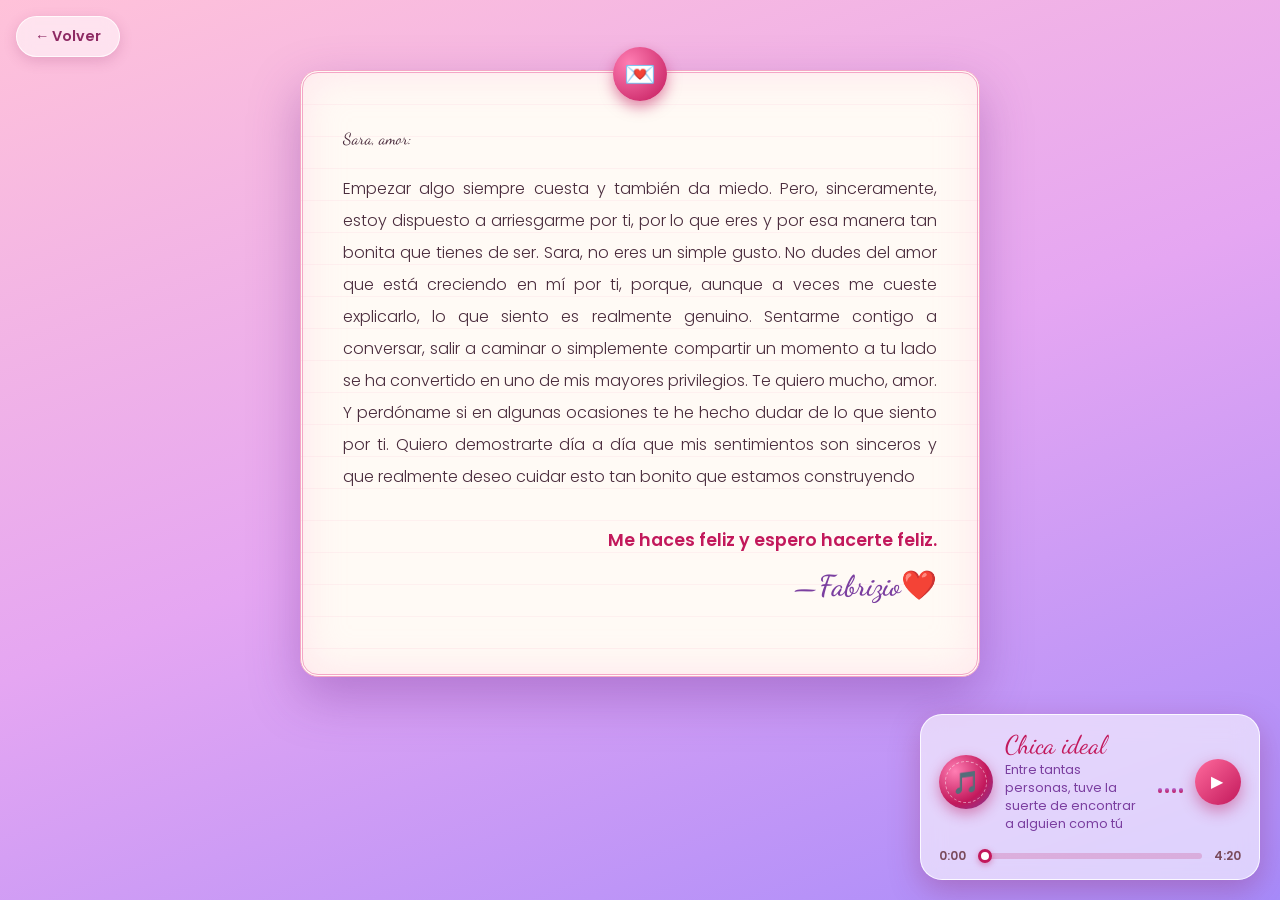
<file: nota.html>
<!DOCTYPE html>
<html lang="es">
<head>
    <meta charset="UTF-8">
    <meta name="viewport" content="width=device-width, initial-scale=1.0">
    <title></title>
    <link rel="stylesheet" href="estilosnota.css">
    <link href="https://fonts.googleapis.com/css2?family=Dancing+Script:wght@700&family=Poppins:wght@300;400;600&display=swap" rel="stylesheet">
</head>
<body>

    <div class="corazones" id="corazones"></div>

    <a href="index.html" class="volver">← Volver</a>

    <div class="reproductor" id="reproductor">
    <div class="rp-fila">
        <div class="rp-disco"><span>🎵</span></div>

        <div class="rp-textos">
            <p class="reproductor-titulo">Chica ideal</p>
            <p class="reproductor-subtitulo">Entre tantas personas, tuve la suerte de encontrar a alguien como tú
            </p>
        </div>

        <div class="rp-ondas">
            <span></span><span></span><span></span><span></span>
        </div>

        <button class="rp-play" id="rpPlay" aria-label="Reproducir o pausar">▶</button>
    </div>

    <div class="rp-barra">
        <span id="rpActual">0:00</span>
        <input type="range" id="rpProgreso" min="0" max="100" value="0" step="0.1">
        <span id="rpTotal">0:00</span>
    </div>

    <audio id="rpAudio" preload="metadata">
        <source src="chica_ideal_mp3.mp3" type="audio/mpeg">
    </audio>
</div>

    <main class="carta-papel">
        <div class="sello">💌 </div>

        <p class="nota-saludo">Sara, amor:</p>
        <p>
    Empezar algo siempre cuesta y también da miedo. Pero, sinceramente, estoy dispuesto a arriesgarme por ti, por lo que eres y por esa manera tan bonita que tienes de ser.

Sara, no eres un simple gusto. No dudes del amor que está creciendo en mí por ti, porque, aunque a veces me cueste explicarlo, lo que siento es realmente genuino. Sentarme contigo a conversar, salir a caminar o simplemente compartir un momento a tu lado se ha convertido en uno de mis mayores privilegios.

Te quiero mucho, amor. Y perdóname si en algunas ocasiones te he hecho dudar de lo que siento por ti. Quiero demostrarte día a día que mis sentimientos son sinceros y que realmente deseo cuidar esto tan bonito que estamos construyendo
        </p>

        <p>
      
        </p>

        <p>
            
        </p>

        <p>
            
        </p>

        <p class="nota-despedida">
     Me haces feliz y espero hacerte feliz.
    
            <br>
            <span class="nota-firma">—Fabrizio❤️</span>
        </p>
    </main>

        <script>
        const contenedor = document.getElementById('corazones');
        const emojis = ['💖', '💗', '💜', '💕', '🌸'];

        for (let i = 0; i < 18; i++) {
            const c = document.createElement('span');
            c.className = 'corazon';
            c.textContent = emojis[Math.floor(Math.random() * emojis.length)];
            c.style.left = Math.random() * 100 + '%';
            c.style.fontSize = (14 + Math.random() * 22) + 'px';
            c.style.animationDuration = (8 + Math.random() * 10) + 's';
            c.style.animationDelay = (Math.random() * 10) + 's';
            contenedor.appendChild(c);
        }
    </script>

    <script>
    (function () {
        const audio = document.getElementById('rpAudio');
        const btn = document.getElementById('rpPlay');
        const barra = document.getElementById('rpProgreso');
        const actual = document.getElementById('rpActual');
        const total = document.getElementById('rpTotal');
        const caja = document.getElementById('reproductor');

        function fmt(s) {
            if (!isFinite(s)) return '0:00';
            const m = Math.floor(s / 60);
            const r = Math.floor(s % 60).toString().padStart(2, '0');
            return m + ':' + r;
        }

        function mostrarDuracion() {
            total.textContent = fmt(audio.duration);
        }

        if (audio.readyState >= 1) mostrarDuracion();
        audio.addEventListener('loadedmetadata', mostrarDuracion);

        btn.addEventListener('click', function () {
            if (audio.paused) {
                audio.play().catch(function (e) { console.log('Error de audio:', e); });
            } else {
                audio.pause();
            }
        });

        audio.addEventListener('play', function () {
            caja.classList.add('sonando');
            btn.textContent = '❚❚';
        });

        audio.addEventListener('pause', function () {
            caja.classList.remove('sonando');
            btn.textContent = '▶';
        });

        audio.addEventListener('ended', function () {
            caja.classList.remove('sonando');
            btn.textContent = '▶';
        });

        audio.addEventListener('timeupdate', function () {
            if (!audio.duration) return;
            const p = (audio.currentTime / audio.duration) * 100;
            barra.value = p;
            barra.style.setProperty('--progreso', p + '%');
            actual.textContent = fmt(audio.currentTime);
        });

        barra.addEventListener('input', function () {
            if (!audio.duration) return;
            audio.currentTime = (barra.value / 100) * audio.duration;
        });
    })();
    </script>
</body>
</html>
</file>
<file: estilosnota.css>
* {
    box-sizing: border-box;
}

body {
    margin: 0;
    min-height: 100vh;
    padding: 70px 16px 50px;
    font-family: 'Poppins', sans-serif;
    background: linear-gradient(160deg, #ffc2d9 0%, #e5a6f2 50%, #a78bfa 100%);
    background-attachment: fixed;
    overflow-x: hidden;
}

.volver {
    position: fixed;
    top: 16px;
    left: 16px;
    z-index: 10;
    padding: 9px 18px;
    font-size: 0.9rem;
    font-weight: 600;
    color: #8e2a63;
    text-decoration: none;
    background: rgba(255, 255, 255, 0.55);
    backdrop-filter: blur(8px);
    -webkit-backdrop-filter: blur(8px);
    border: 1px solid rgba(255, 255, 255, 0.8);
    border-radius: 30px;
    box-shadow: 0 4px 14px rgba(142, 42, 99, 0.2);
    transition: transform 0.2s ease, background 0.2s ease;
}

.volver:hover {
    transform: translateX(-3px);
    background: rgba(255, 255, 255, 0.85);
}

.carta-papel {
    position: relative;
    z-index: 2;
    max-width: 680px;
    margin: 0 auto;
    padding: 50px 40px 40px;
    background-color: #fffaf5;
    background-image: repeating-linear-gradient(
        transparent,
        transparent 31px,
        rgba(244, 143, 177, 0.18) 32px
    );
    border: 3px double #f4a6c6;
    border-radius: 18px;
    box-shadow:
        0 20px 50px rgba(110, 40, 140, 0.35),
        inset 0 0 40px rgba(255, 192, 217, 0.35);
    animation: aparecer 1.2s ease both;
}

.sello {
    position: absolute;
    top: -26px;
    left: 50%;
    transform: translateX(-50%);
    width: 54px;
    height: 54px;
    display: flex;
    align-items: center;
    justify-content: center;
    font-size: 1.6rem;
    background: radial-gradient(circle at 30% 30%, #ff7eb3, #c2185b);
    border-radius: 50%;
    box-shadow: 0 6px 14px rgba(194, 24, 91, 0.5);
    animation: latido 1.6s infinite;
}

.nota-saludo {
    margin: 0 0 18px;
    font-family: 'Dancing Script', cursive;
    font-size: 2.4rem;
    color: #c2185b;
}

.carta-papel p {
    margin: 0 0 18px;
    font-size: 1rem;
    font-weight: 300;
    line-height: 2;
    color: #4a2c3d;
    text-align: justify;
}

.nota-despedida {
    margin-top: 30px !important;
    text-align: right !important;
    font-weight: 600 !important;
    font-size: 1.1rem !important;
    color: #c2185b !important;
}

.nota-firma {
    font-family: 'Dancing Script', cursive;
    font-size: 1.8rem;
    color: #7b3fa0;
}

.corazones {
    position: fixed;
    inset: 0;
    z-index: 1;
    pointer-events: none;
    overflow: hidden;
}

.corazon {
    position: absolute;
    bottom: -50px;
    opacity: 0;
    animation: subir linear infinite;
}

@keyframes subir {
    0%   { transform: translateY(0) rotate(0deg); opacity: 0; }
    10%  { opacity: 0.8; }
    90%  { opacity: 0.6; }
    100% { transform: translateY(-110vh) rotate(40deg); opacity: 0; }
}

@keyframes aparecer {
    from { opacity: 0; transform: translateY(30px); }
    to   { opacity: 1; transform: translateY(0); }
}

@keyframes latido {
    0%, 100% { transform: translateX(-50%) scale(1); }
    50%      { transform: translateX(-50%) scale(1.15); }
}

@media (max-width: 480px) {
    body {
        padding-top: 65px;
    }

    .carta-papel {
        padding: 44px 22px 30px;
    }

    .nota-saludo {
        font-size: 2rem;
    }

    .carta-papel p {
        font-size: 0.95rem;
        line-height: 1.85;
        text-align: left;
    }
}

.reproductor {
    position: fixed;
    bottom: 20px;
    right: 20px;
    z-index: 1000;
    width: 340px;
    padding: 16px 18px 14px;
    background: rgba(255, 255, 255, 0.6);
    backdrop-filter: blur(12px);
    -webkit-backdrop-filter: blur(12px);
    border: 1px solid rgba(255, 255, 255, 0.85);
    border-radius: 22px;
    box-shadow: 0 10px 30px rgba(142, 42, 99, 0.35);
    transition: transform 0.3s ease, box-shadow 0.3s ease;
}

.reproductor:hover {
    transform: translateY(-4px);
    box-shadow: 0 14px 34px rgba(142, 42, 99, 0.5);
}

.rp-fila {
    display: flex;
    align-items: center;
    gap: 12px;
}

.rp-disco {
    position: relative;
    flex-shrink: 0;
    width: 54px;
    height: 54px;
    display: flex;
    align-items: center;
    justify-content: center;
    font-size: 1.4rem;
    background: radial-gradient(circle at 30% 30%, #ff7eb3, #c2185b 60%, #7b3fa0);
    border-radius: 50%;
    box-shadow: 0 5px 14px rgba(194, 24, 91, 0.45);
    animation: girar 4s linear infinite;
    animation-play-state: paused;
}

.rp-disco::after {
    content: "";
    position: absolute;
    inset: 6px;
    border: 1px dashed rgba(255, 255, 255, 0.5);
    border-radius: 50%;
}

.reproductor.sonando .rp-disco {
    animation-play-state: running;
}

.rp-textos {
    flex: 1;
    min-width: 0;
    text-align: left;
}

.reproductor-titulo {
    margin: 0;
    font-family: 'Dancing Script', cursive;
    font-size: 1.6rem;
    line-height: 1.1;
    color: #c2185b;
}

.reproductor-subtitulo {
    margin: 2px 0 0;
    font-size: 0.8rem;
    color: #7b3fa0;
}

.rp-ondas {
    display: flex;
    align-items: flex-end;
    gap: 3px;
    height: 22px;
}

.rp-ondas span {
    width: 4px;
    height: 5px;
    background: linear-gradient(to top, #c2185b, #b46bd6);
    border-radius: 3px;
}

.reproductor.sonando .rp-ondas span {
    animation: onda 0.9s ease-in-out infinite;
}

.reproductor.sonando .rp-ondas span:nth-child(2) { animation-delay: 0.15s; }
.reproductor.sonando .rp-ondas span:nth-child(3) { animation-delay: 0.3s; }
.reproductor.sonando .rp-ondas span:nth-child(4) { animation-delay: 0.45s; }

.rp-play {
    flex-shrink: 0;
    width: 46px;
    height: 46px;
    border: none;
    border-radius: 50%;
    font-size: 1rem;
    color: #fff;
    background: linear-gradient(135deg, #ff6b9d, #c2185b);
    box-shadow: 0 6px 16px rgba(194, 24, 91, 0.45);
    cursor: pointer;
    padding-left: 3px;
    transition: transform 0.2s ease, box-shadow 0.2s ease;
}

.rp-play:hover {
    transform: scale(1.1);
    box-shadow: 0 8px 20px rgba(194, 24, 91, 0.6);
}

.reproductor.sonando .rp-play {
    padding-left: 0;
    font-size: 0.85rem;
}

.rp-barra {
    display: flex;
    align-items: center;
    gap: 10px;
    margin-top: 14px;
    font-size: 0.75rem;
    font-weight: 600;
    color: #7a4b5c;
}

.rp-barra input[type="range"] {
    -webkit-appearance: none;
    appearance: none;
    flex: 1;
    height: 6px;
    border-radius: 10px;
    outline: none;
    cursor: pointer;
    background: linear-gradient(to right,
        #c2185b var(--progreso, 0%),
        rgba(194, 24, 91, 0.2) var(--progreso, 0%));
}

.rp-barra input[type="range"]::-webkit-slider-thumb {
    -webkit-appearance: none;
    width: 14px;
    height: 14px;
    border-radius: 50%;
    background: #fff;
    border: 3px solid #c2185b;
    box-shadow: 0 2px 6px rgba(194, 24, 91, 0.4);
}

.rp-barra input[type="range"]::-moz-range-track {
    background: transparent;
}

.rp-barra input[type="range"]::-moz-range-thumb {
    width: 10px;
    height: 10px;
    border-radius: 50%;
    background: #fff;
    border: 3px solid #c2185b;
}

@keyframes girar {
    to { transform: rotate(360deg); }
}

@keyframes onda {
    0%, 100% { height: 5px; }
    50%      { height: 22px; }
}

@media (max-width: 480px) {
    .reproductor {
        bottom: 10px;
        right: 10px;
        left: 10px;
        width: auto;
    }

    body {
        padding-bottom: 130px;
    }
}
</file>
